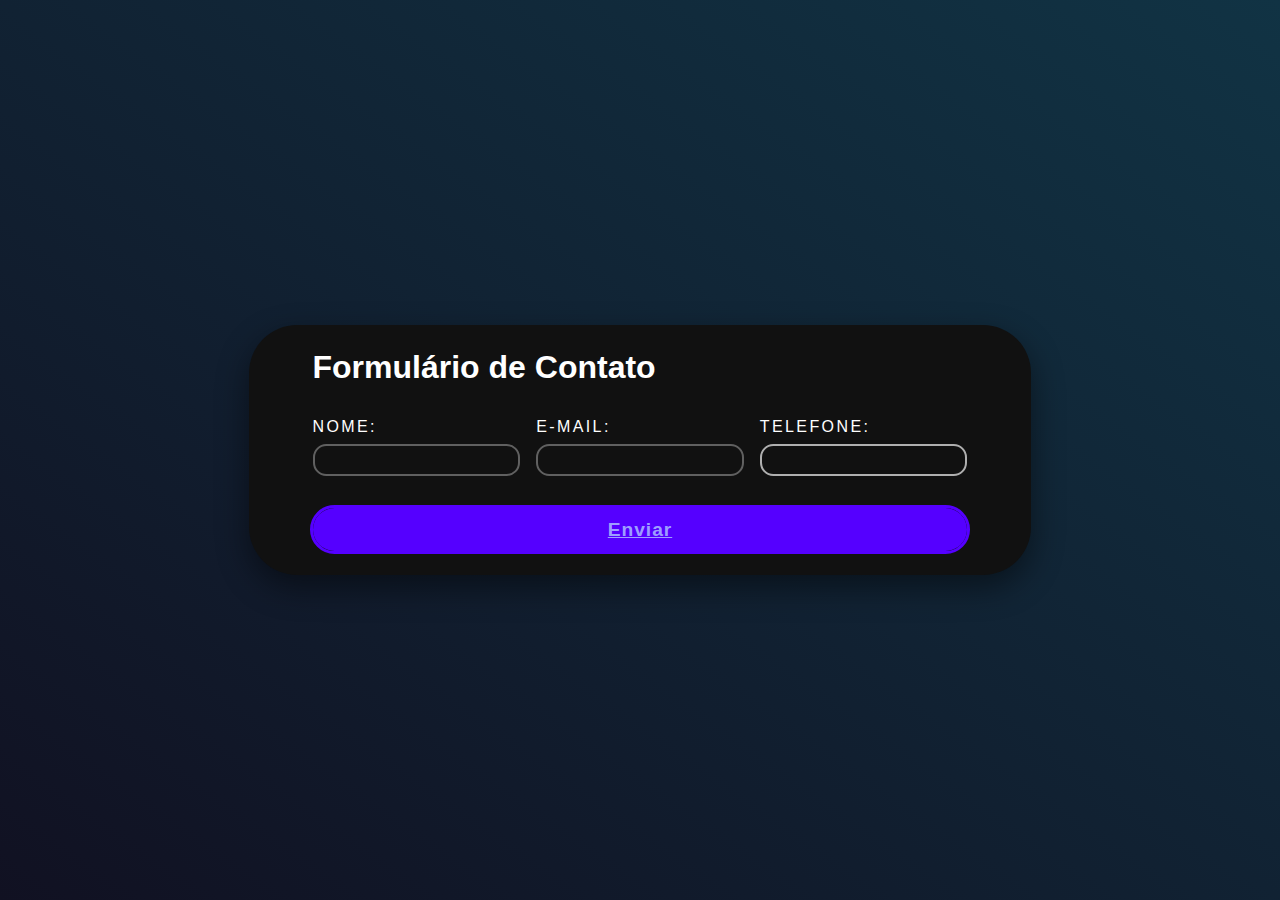
<file: index.html>
<!DOCTYPE html>
<html>
<head>
    <title>Formulário de Contato</title>
    <link rel="stylesheet" href="style.css">
</head>
<body>
    <form action="processar_formulario.php" method="post">
        <h1>Formulário de Contato</h1>

        <span class="flex">
            <span class="input">
                <label for="nome">Nome:</label>
                <input type="text" id="nome" name="nome" required>
            </span>

            <span class="input">
                <label for="email">E-mail:</label>
                <input type="email" id="email" name="email" required>
            </span>

            <span class="input">
                <label for="telefone">Telefone:</label>
                <input type="tel" id="telefone" name="telefone">
            </span>
        </span>

        <a href="pg.html">Enviar</a>
    </form>
</body>
</html>
</file>
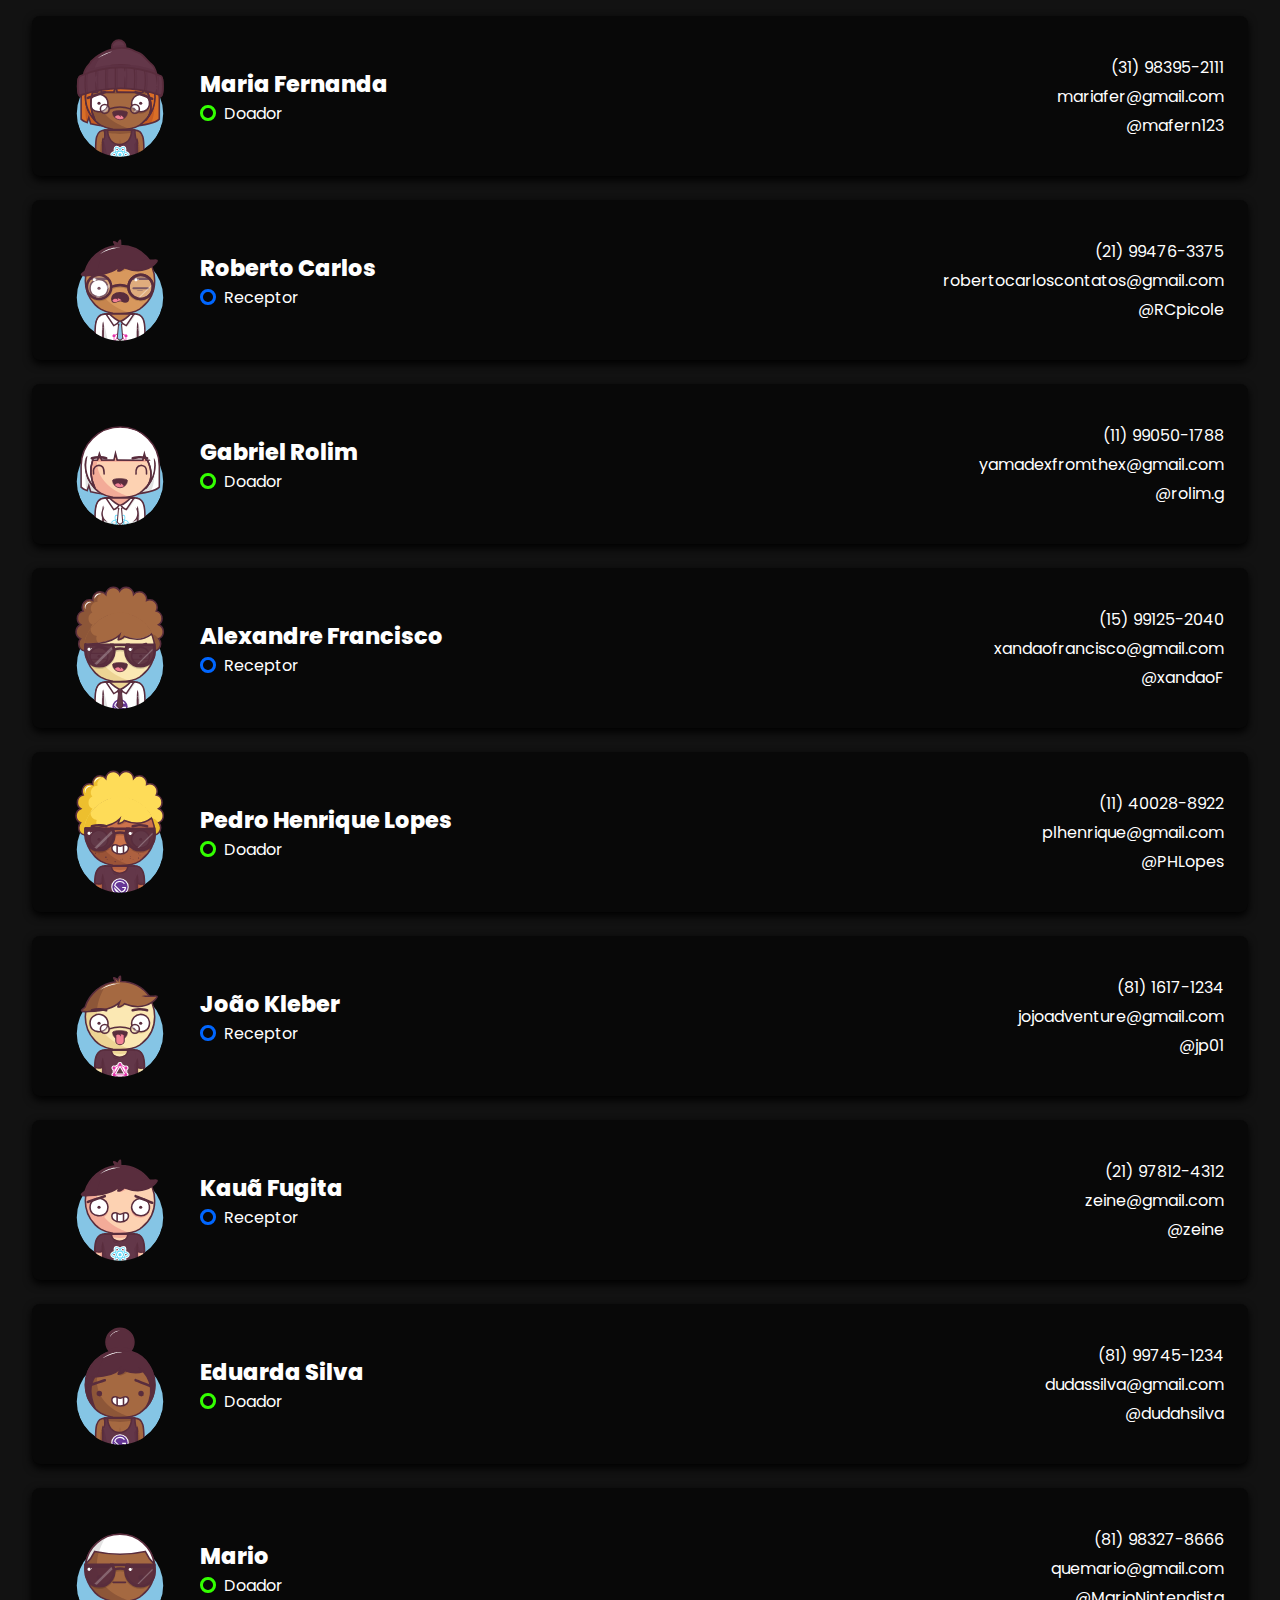
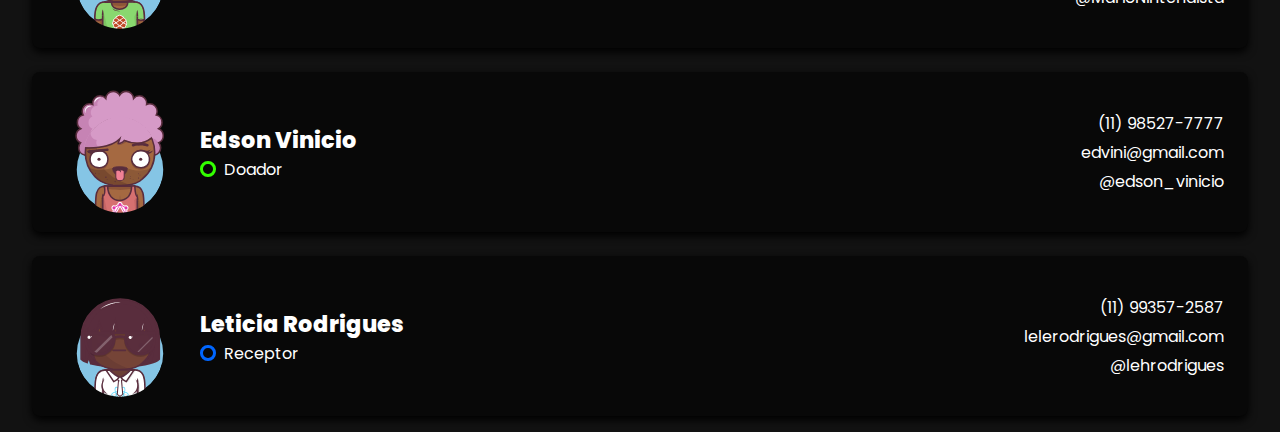
<file: pg.html>
<!DOCTYPE html>
<html lang="en">
<head>
    <meta charset="UTF-8">
    <meta name="viewport" content="width=device-width, initial-scale=1.0">
    <title>Document</title>
    <link rel="stylesheet" href="pgstyle.css">
</head>
<body>
    <article>
        <div class="foto-container">
            <span><img src="bighead1.svg" alt="Imagem fictícia"></span>
            <main>
                <p>Maria Fernanda</p>
                <p class="doador">Doador</p>
            </main>
        </div>
        <div class="phone-container">
            <p>(31) 98395-2111</p>
            <p>mariafer@gmail.com</p>
            <p>@mafern123</p>
        </div>
    </article>
    <article>
        <div class="foto-container">
            <span><img src="bighead6.svg" alt="Imagem fictícia"></span>
            <main>
                <p>Roberto Carlos</p>
                <p class="receptor">Receptor</p>
            </main>
        </div>
        <div class="phone-container">
            <p>(21) 99476-3375</p>
            <p>robertocarloscontatos@gmail.com</p>
            <p>@RCpicole</p>
        </div>
    </article>
    <article>
        <div class="foto-container">
            <span><img src="bighead11.svg" alt="Imagem fictícia"></span>
            <main>
                <p>Gabriel Rolim</p>
                <p class="doador">Doador</p>
            </main>
        </div>
        <div class="phone-container">
            <p>(11) 99050-1788</p>
            <p>yamadexfromthex@gmail.com</p>
            <p>@rolim.g</p>
        </div>
    </article>
    <article>
        <div class="foto-container">
            <span><img src="bighead10.svg" alt="Imagem fictícia"></span>
            <main>
                <p>Alexandre Francisco</p>
                <p class="receptor">Receptor</p>
            </main>
        </div>
        <div class="phone-container">
            <p>(15) 99125-2040</p>
            <p>xandaofrancisco@gmail.com</p>
            <p>@xandaoF</p>
        </div>
    </article>
    <article>
        <div class="foto-container">
            <span><img src="bighead8.svg" alt="Imagem fictícia"></span>
            <main>
                <p>Pedro Henrique Lopes</p>
                <p class="doador">Doador</p>
            </main>
        </div>
        <div class="phone-container">
            <p>(11) 40028-8922</p>
            <p>plhenrique@gmail.com</p>
            <p>@PHLopes</p>
        </div>
    </article>
    <article>
        <div class="foto-container">
            <span><img src="bighead12.svg" alt="Imagem fictícia"></span>
            <main>
                <p>João Kleber</p>
                <p class="receptor">Receptor</p>
            </main>
        </div>
        <div class="phone-container">
            <p>(81) 1617-1234</p>
            <p>jojoadventure@gmail.com</p>
            <p>@jp01</p>
        </div>
    </article>
    <article>
        <div class="foto-container">
            <span><img src="bighead13.svg" alt="Imagem fictícia"></span>
            <main>
                <p>Kauã Fugita</p>
                <p class="receptor">Receptor</p>
            </main>
        </div>
        <div class="phone-container">
            <p>(21) 97812-4312</p>
            <p>zeine@gmail.com</p>
            <p>@zeine</p>
        </div>
    </article>
    <article>
        <div class="foto-container">
            <span><img src="bighead3.svg" alt="Imagem fictícia"></span>
            <main>
                <p>Eduarda Silva</p>
                <p class="doador">Doador</p>
            </main>
        </div>
        <div class="phone-container">
            <p>(81) 99745-1234</p>
            <p>dudassilva@gmail.com</p>
            <p>@dudahsilva</p>
        </div>
    </article>
    <article>
        <div class="foto-container">
            <span><img src="bighead9.svg" alt="Imagem fictícia"></span>
            <main>
                <p>Mario</p>
                <p class="doador">Doador</p>
            </main>
        </div>
        <div class="phone-container">
            <p>(81) 98327-8666</p>
            <p>quemario@gmail.com</p>
            <p>@MarioNintendista</p>
        </div>
    </article>
    <article>
        <div class="foto-container">
            <span><img src="bighead20.svg" alt="Imagem fictícia"></span>
            <main>
                <p>Edson Vinicio</p>
                <p class="doador">Doador</p>
            </main>
        </div>
        <div class="phone-container">
            <p>(11) 98527-7777</p>
            <p>edvini@gmail.com</p>
            <p>@edson_vinicio</p>
        </div>
    </article>
    <article>
        <div class="foto-container">
            <span><img src="bighead4.svg" alt="Imagem fictícia"></span>
            <main>
                <p>Leticia Rodrigues</p>
                <p class="receptor">Receptor</p>
            </main>
        </div>
        <div class="phone-container">
            <p>(11) 99357-2587</p>
            <p>lelerodrigues@gmail.com</p>
            <p>@lehrodrigues</p>
        </div>
    </article>
</body>
</html>
</file>
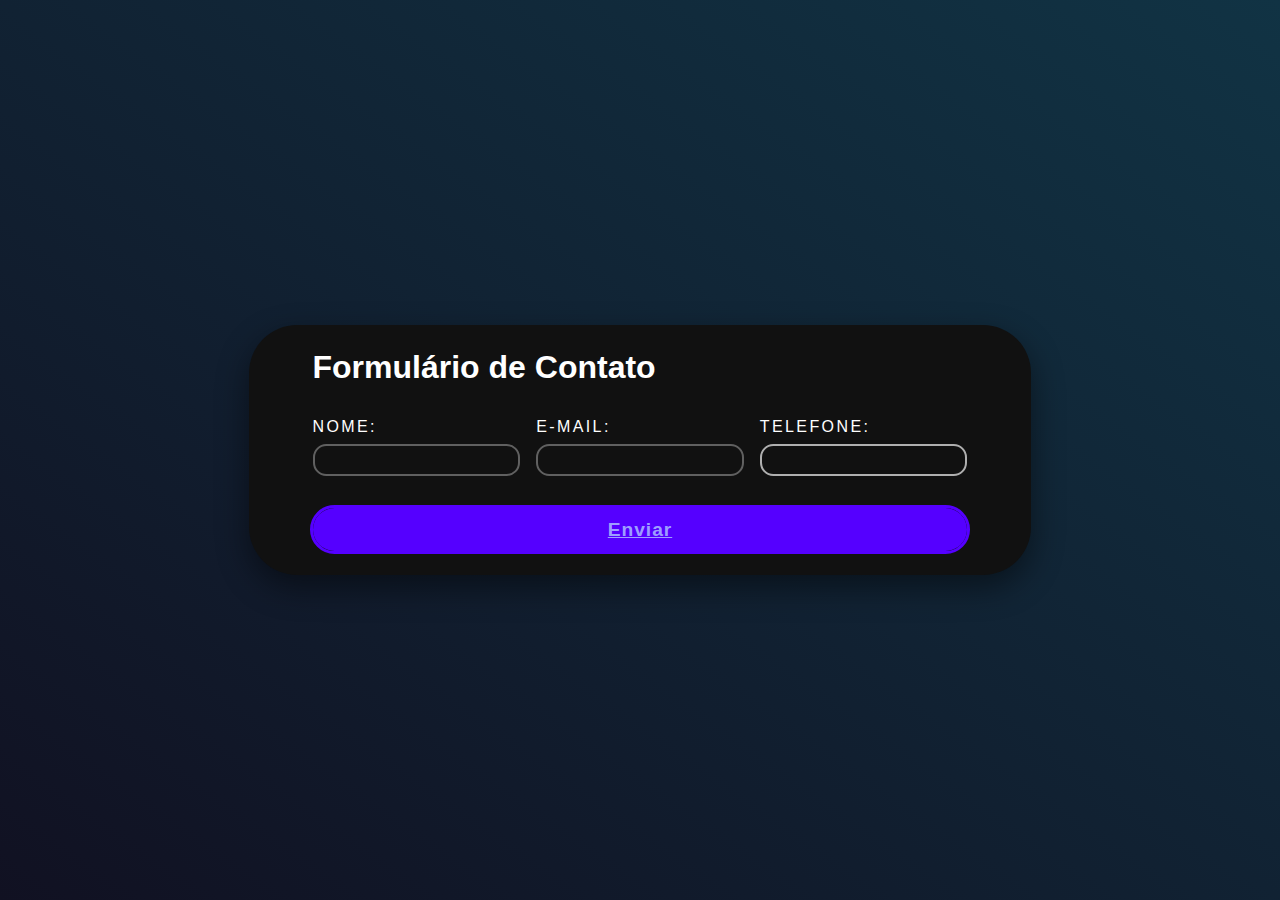
<file: upx.html>
<!DOCTYPE html>
<html>
<head>
    <title>Formulário de Contato</title>
    <link rel="stylesheet" href="style.css">
</head>
<body>
    <form action="processar_formulario.php" method="post">
        <h1>Formulário de Contato</h1>

        <span class="flex">
            <span class="input">
                <label for="nome">Nome:</label>
                <input type="text" id="nome" name="nome" required>
            </span>

            <span class="input">
                <label for="email">E-mail:</label>
                <input type="email" id="email" name="email" required>
            </span>

            <span class="input">
                <label for="telefone">Telefone:</label>
                <input type="tel" id="telefone" name="telefone">
            </span>
        </span>

        <a href="pg.html">Enviar</a>
    </form>
</body>
</html>
</file>
<file: style.css>
* {
    margin: 0;
    padding: 0;
    outline: none;
    border: none;
    box-sizing: border-box;
    font-family: sans-serif;
}

:root {
    color-scheme: dark;
}

body {
    min-height: 100vh;
    display: flex;
    align-items: center;
    justify-content: center;
    flex-direction: column;
    background: linear-gradient(35deg, #112, #134);
    font-size: clamp(1em, 1vw, 1.2em);
}

form {
    margin: 2rem;
    background: #111;
    box-shadow: 0 .75rem 2rem #0007;
    border-radius: 3rem;
    padding: 1.5rem 4rem;
    display: flex;
    flex-direction: column;
    gap: 2em;
}

.flex {
    display: flex;
    gap: 1rem;
    flex-wrap: wrap;
}

.input {
    flex-grow: 1;
    flex-basis: 500;
    display: flex;
    flex-direction: column;
    gap: .5em;
}

form .input label {
    font-weight: 500;
    text-transform: uppercase;
    letter-spacing: .15em;
}

input {
    background: transparent;
    border: .15rem solid #888a;
    padding: .5em 1em;
    border-radius: 1em;
    transition: .15s ease-in-out;
}

input:active, input:focus, input:valid {
    border-color: #fffa;
}

a {
    display: flex;
    align-items: center;
    justify-content: center;
    padding: .55em;
    letter-spacing: .05em;
    font-size: 1.2em;
    font-weight: 700;
    border-radius: 3em;
    background: #50f;
    outline: .2rem solid #50f;
    cursor: pointer;
    transition: .15s ease-in-out;
}

a:hover {
    outline-color: #82f;
    letter-spacing: .15em;
    text-shadow: 0 0 1em currentColor;
}
</file>
<file: pgstyle.css>
@import url('https://fonts.googleapis.com/css2?family=Poppins:wght@100;200;300;400;500;600;700;800;900&display=swap');

* {
    margin: 0;
    padding: 0;
    outline: none;
    border: none;
    box-sizing: border-box;
}

:root {
    color-scheme: dark;
}

body {
    display: flex;
    flex-direction: column;
    gap: 1.5rem;
    padding: 1rem 2rem;
    font-family: Poppins;
}

article {
    display: flex;
    flex-direction: row;
    align-items: center;
    justify-content: space-between;
    padding: 1em 1.5em;
    border-radius: .5em;
    background: #080808;
    box-shadow: 0 .2em .5em black;
}

.foto-container {
    display: flex;
    align-items: center;
    gap: 1rem;
}

.foto-container span {
    position: relative;
    --size: 8rem;
    height: var(--size);
    width: var(--size);
    border-radius: 50%;
    display: flex;
    align-items: center;
    justify-content: center;
    overflow: hidden;
}

.foto-container p:first-child {
    font-weight: 800;
    font-size: 1.4em;
}

img {
    position: absolute;
    height: 100%;
    width: 100%;
    object-fit: cover;
}

.foto-container .doador, .foto-container .receptor {
    display: flex;
    flex-direction: row;
    gap: .5em;
    align-items: center;
}

.foto-container .doador::before, .foto-container .receptor::before {
    content: '';
    display: block;
    --size: .6em;
    height: var(--size);
    width: var(--size);
    border: .2em solid;
    border-radius: 50%;
}

.foto-container .doador::before {
    border-color: #3f0;
}

.foto-container .receptor::before {
    border-color: #06f;
}

.phone-container {
    display: flex;
    flex-direction: column;
    gap: .25rem;
    align-items: flex-end;
}
</file>
